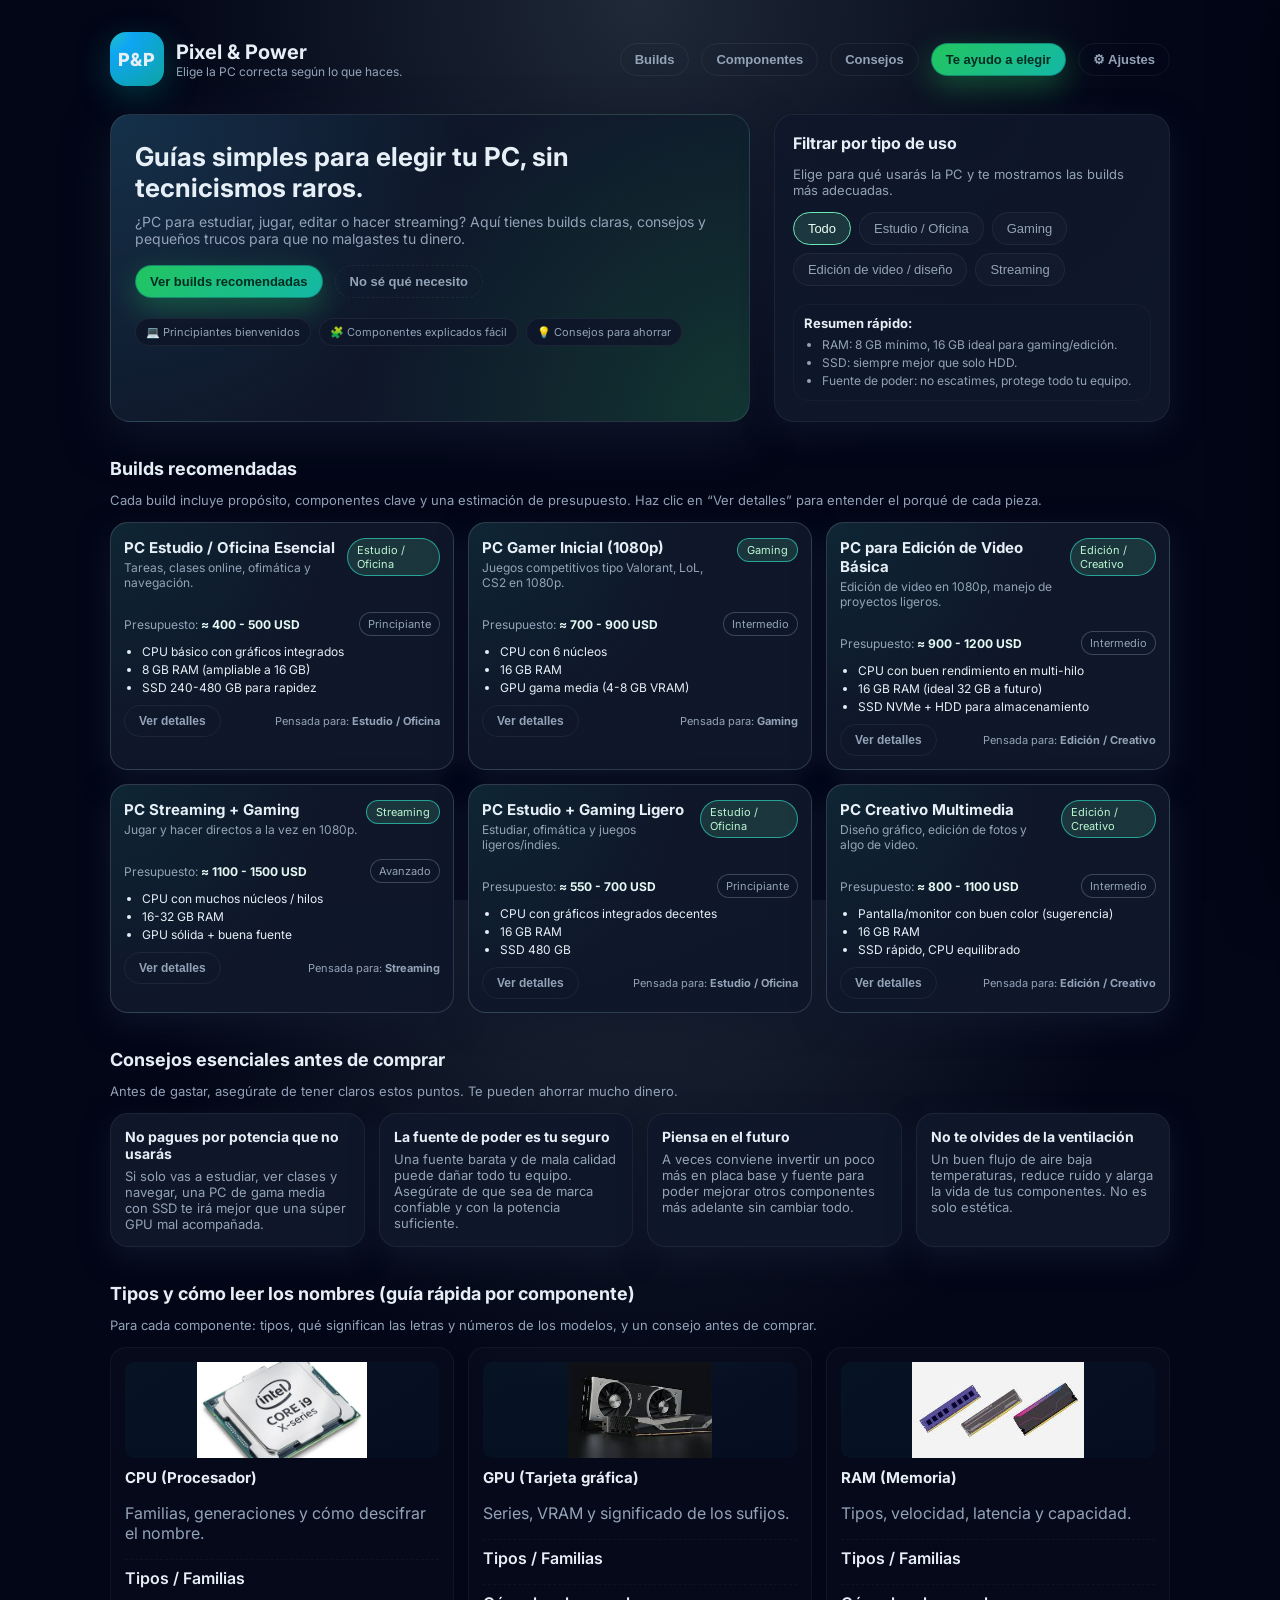
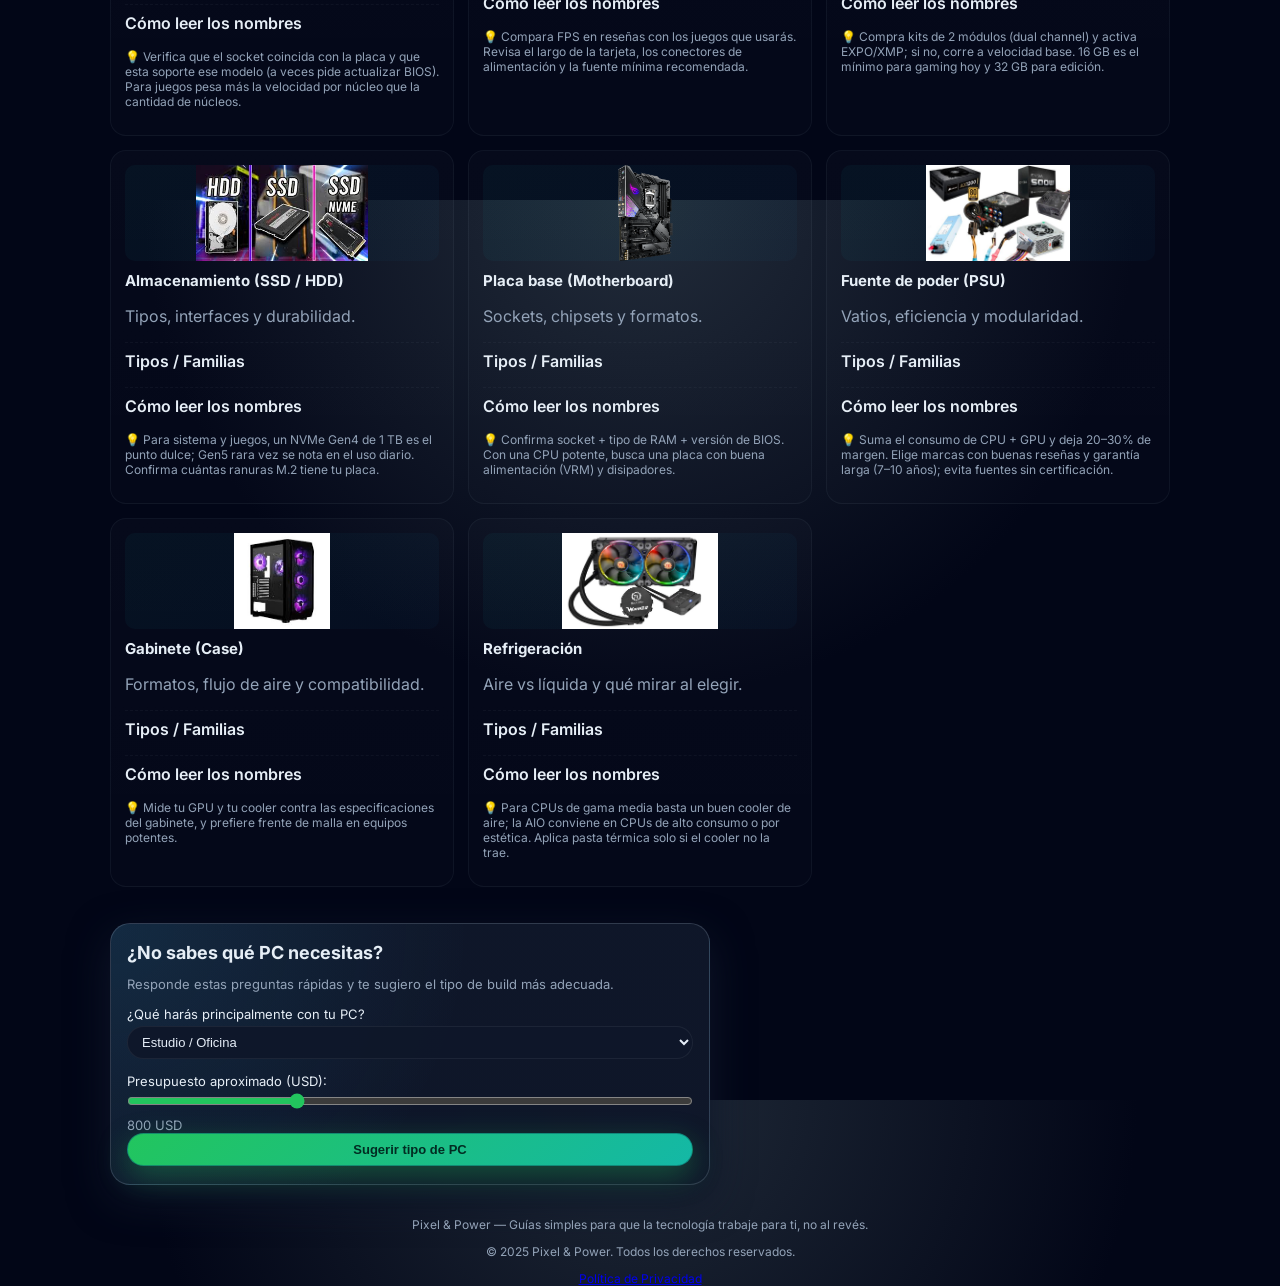
<file: index.html>
<!doctype html>
<html lang="es">
<head>
    <script async src="https://pagead2.googlesyndication.com/pagead/js/adsbygoogle.js?client=ca-pub-7576382885352126"
     crossorigin="anonymous"></script>
    <link rel="icon" type="image/png" href="img/LOGO.png">

  <meta charset="utf-8" />
  <meta name="viewport" content="width=device-width,initial-scale=1" />
  <title>Pixel & Power— Guías y Builds</title>
  <meta name="description" content="Guías claras y builds para elegir, armar y mantener PCs según tu presupuesto y lo que haces." />

  <!-- Fuente Google -->
  <link href="https://fonts.googleapis.com/css2?family=Inter:wght@300;400;600;700;800&display=swap" rel="stylesheet">

  <!-- CSS -->
  <link rel="stylesheet" href="css/PC.css">
  <link rel="stylesheet" href="css/extra.css">

  <script async src="https://pagead2.googlesyndication.com/pagead/js/adsbygoogle.js?client=ca-pub-7576382885352126"
     crossorigin="anonymous"></script>
</head>
<body>
  <div class="container">
    <!-- HEADER -->
    <header>
      <div class="brand">
        <div class="logo">P&amp;P</div>
        <div>
          <h1 data-i18n="brand.title">Pixel & Power</h1>
          <p data-i18n="brand.subtitle">Elige la PC correcta según lo que haces.</p>
        </div>
      </div>

      <nav>
        <button class="ghost" data-goto="builds" data-i18n="nav.builds">Builds</button>
        <button class="ghost" data-goto="componentes-detallados" data-i18n="nav.components">Componentes</button>
        <button class="ghost" data-goto="tips" data-i18n="nav.tips">Consejos</button>
        <button class="btn" data-goto="wizard" data-i18n="nav.wizard">Te ayudo a elegir</button>
        <button class="ghost" id="set-open" data-i18n="nav.settings">⚙ Ajustes</button>
      </nav>
    </header>

    <!-- MAIN -->
    <main>
      <!-- HERO -->
      <section class="hero">
        <h2 data-i18n="hero.title">Guías simples para elegir tu PC, sin tecnicismos raros.</h2>
        <p data-i18n="hero.text">
          ¿PC para estudiar, jugar, editar o hacer streaming? Aquí tienes builds claras,
          consejos y pequeños trucos para que no malgastes tu dinero.
        </p>

        <div class="cta-row">
          <button class="btn" data-scroll="builds" data-i18n="hero.cta.builds">Ver builds recomendadas</button>
          <button class="ghost secondary" data-scroll="wizard" data-i18n="hero.cta.wizard">No sé qué necesito</button>
        </div>

        <div class="hero-badges">
          <span data-i18n="hero.badge1">💻 Principiantes bienvenidos</span>
          <span data-i18n="hero.badge2">🧩 Componentes explicados fácil</span>
          <span data-i18n="hero.badge3">💡 Consejos para ahorrar</span>
        </div>
      </section>

      <!-- PANEL LATERAL -->
      <aside class="side-panel">
        <h3 data-i18n="side.title">Filtrar por tipo de uso</h3>
        <p class="muted" data-i18n="side.text">Elige para qué usarás la PC y te mostramos las builds más adecuadas.</p>

        <div class="filter-group">
          <button class="chip active" data-type="all" data-i18n="filter.all">Todo</button>
          <button class="chip" data-type="estudio" data-i18n="filter.study">Estudio / Oficina</button>
          <button class="chip" data-type="gaming" data-i18n="filter.gaming">Gaming</button>
          <button class="chip" data-type="edicion" data-i18n="filter.edit">Edición de video / diseño</button>
          <button class="chip" data-type="streaming" data-i18n="filter.stream">Streaming</button>
        </div>

        <div class="summary-box">
          <h4 data-i18n="side.summary.title">Resumen rápido:</h4>
          <ul>
            <li data-i18n="side.summary.item1"><strong>RAM:</strong> 8 GB mínimo, 16 GB ideal para gaming/edición.</li>
            <li data-i18n="side.summary.item2"><strong>SSD:</strong> siempre mejor que solo HDD.</li>
            <li data-i18n="side.summary.item3"><strong>Fuente de poder:</strong> no escatimes, protege todo tu equipo.</li>
          </ul>
        </div>
      </aside>
    </main>

    <!-- BUILDS -->
    <section id="builds" class="section">
      <div class="section-header">
        <h3 data-i18n="builds.title">Builds recomendadas</h3>
        <p class="muted" data-i18n="builds.text">
          Cada build incluye propósito, componentes clave y una estimación de presupuesto.
          Haz clic en “Ver detalles” para entender el porqué de cada pieza.
        </p>
      </div>

      <div id="builds-list" class="cards">
        <!-- Se llena desde main.js -->
      </div>
    </section>

    <!-- CONSEJOS -->
    <section id="tips" class="section">
      <div class="section-header">
        <h3 data-i18n="tips.title">Consejos esenciales antes de comprar</h3>
        <p class="muted" data-i18n="tips.text">
          Antes de gastar, asegúrate de tener claros estos puntos. Te pueden ahorrar mucho dinero.
        </p>
      </div>

      <div class="tips-grid">
        <article class="tip-card">
          <h4 data-i18n="tips.card1.title">No pagues por potencia que no usarás</h4>
          <p data-i18n="tips.card1.text">
            Si solo vas a estudiar, ver clases y navegar, una PC de gama media con SSD te irá
            mejor que una súper GPU mal acompañada.
          </p>
        </article>
        <article class="tip-card">
          <h4 data-i18n="tips.card2.title">La fuente de poder es tu seguro</h4>
          <p data-i18n="tips.card2.text">
            Una fuente barata y de mala calidad puede dañar todo tu equipo. Asegúrate de que sea
            de marca confiable y con la potencia suficiente.
          </p>
        </article>
        <article class="tip-card">
          <h4 data-i18n="tips.card3.title">Piensa en el futuro</h4>
          <p data-i18n="tips.card3.text">
            A veces conviene invertir un poco más en placa base y fuente para poder mejorar otros
            componentes más adelante sin cambiar todo.
          </p>
        </article>
        <article class="tip-card">
          <h4 data-i18n="tips.card4.title">No te olvides de la ventilación</h4>
          <p data-i18n="tips.card4.text">
            Un buen flujo de aire baja temperaturas, reduce ruido y alarga la vida de tus
            componentes. No es solo estética.
          </p>
        </article>
      </div>
    </section>

    
  <!-- COMPONENTES (se genera desde js/extras.js) -->
<section id="componentes-detallados" class="section">
  <div class="section-header">
    <h3 data-i18n="compdet.title">Tipos y cómo leer los nombres</h3>
    <p class="muted" data-i18n="compdet.text"></p>
  </div>
  <div id="componentes-list" class="componentes-det"></div>
</section>

    <!-- WIZARD -->
    <section id="wizard" class="section wizard">
      <div class="wizard-card">
        <h3 data-i18n="wizard.title">¿No sabes qué PC necesitas?</h3>
        <p class="muted" data-i18n="wizard.text">
          Responde estas preguntas rápidas y te sugiero el tipo de build más adecuada.
        </p>

        <div class="wizard-step">
          <label for="usage" data-i18n="wizard.usage.label">¿Qué harás principalmente con tu PC?</label>
          <select id="usage">
            <option value="estudio" data-i18n="wizard.usage.study">Estudio / Oficina</option>
            <option value="gaming" data-i18n="wizard.usage.gaming">Gaming</option>
            <option value="edicion" data-i18n="wizard.usage.edit">Edición de video / diseño</option>
            <option value="streaming" data-i18n="wizard.usage.stream">Streaming + Gaming</option>
          </select>
        </div>

        <div class="wizard-step">
          <label for="budget" data-i18n="wizard.budget.label">Presupuesto aproximado (USD):</label>
          <input type="range" id="budget" min="300" max="2000" step="100" value="800">
          <div class="range-value"><span id="budget-value">800</span> USD</div>
        </div>

        <button id="wizard-btn" class="btn full" data-i18n="wizard.button">Sugerir tipo de PC</button>

        <div id="wizard-result" class="wizard-result hidden">
          <!-- Se llena con JS -->
        </div>
      </div>
    </section>

    <!-- FOOTER -->
        <!-- FOOTER -->
    <footer>
  <p class="muted" data-i18n="footer.text">
    Pixel &amp; Power — Guías simples para que la tecnología trabaje para ti, no al revés.
  </p>
  <p class="muted copyright" data-i18n="footer.copy">
    © 2025 Pixel &amp; Power. Todos los derechos reservados.
  </p>
  <p class="muted">
    <a href="politica.html">Política de Privacidad</a>
  </p>
</footer>


  </div>

  <!-- JS -->
  <script src="js/PC.js"></script>
  <script src="js/extras.js"></script>
</body>
</html>
</file>
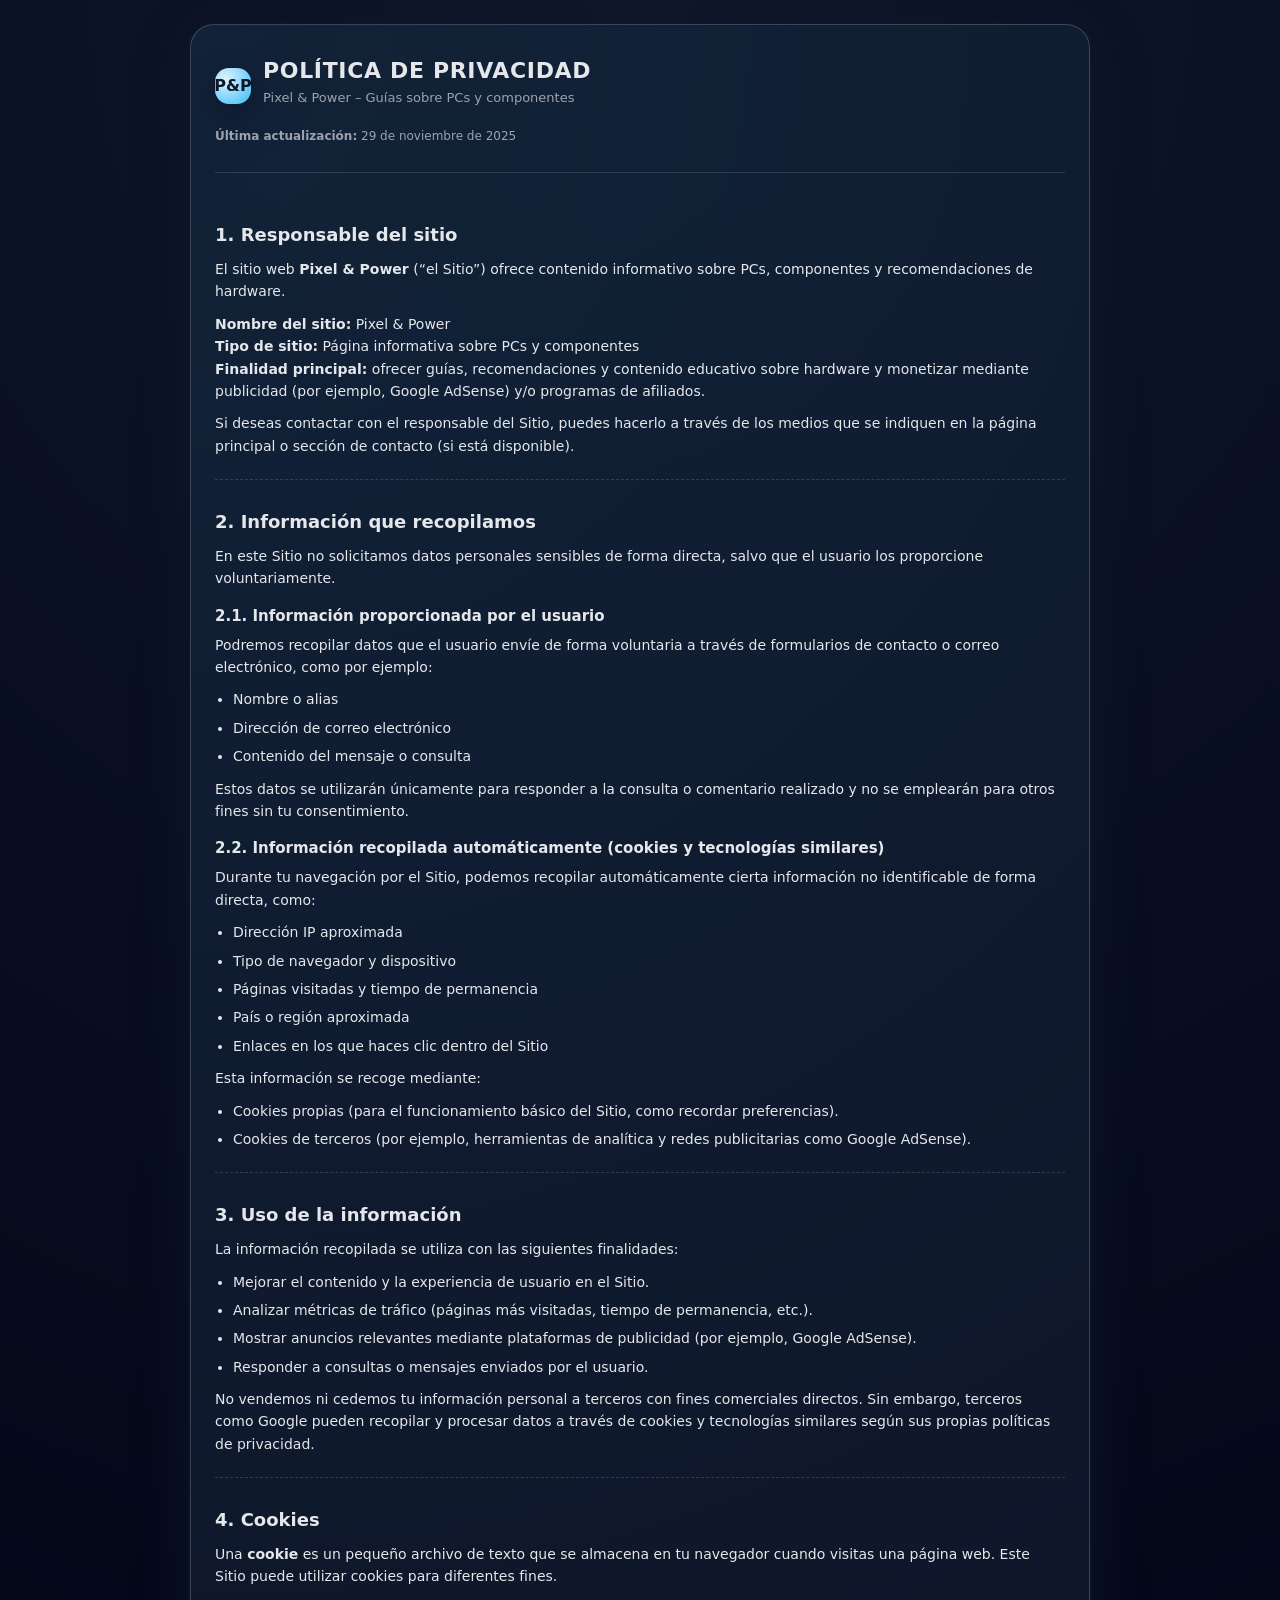
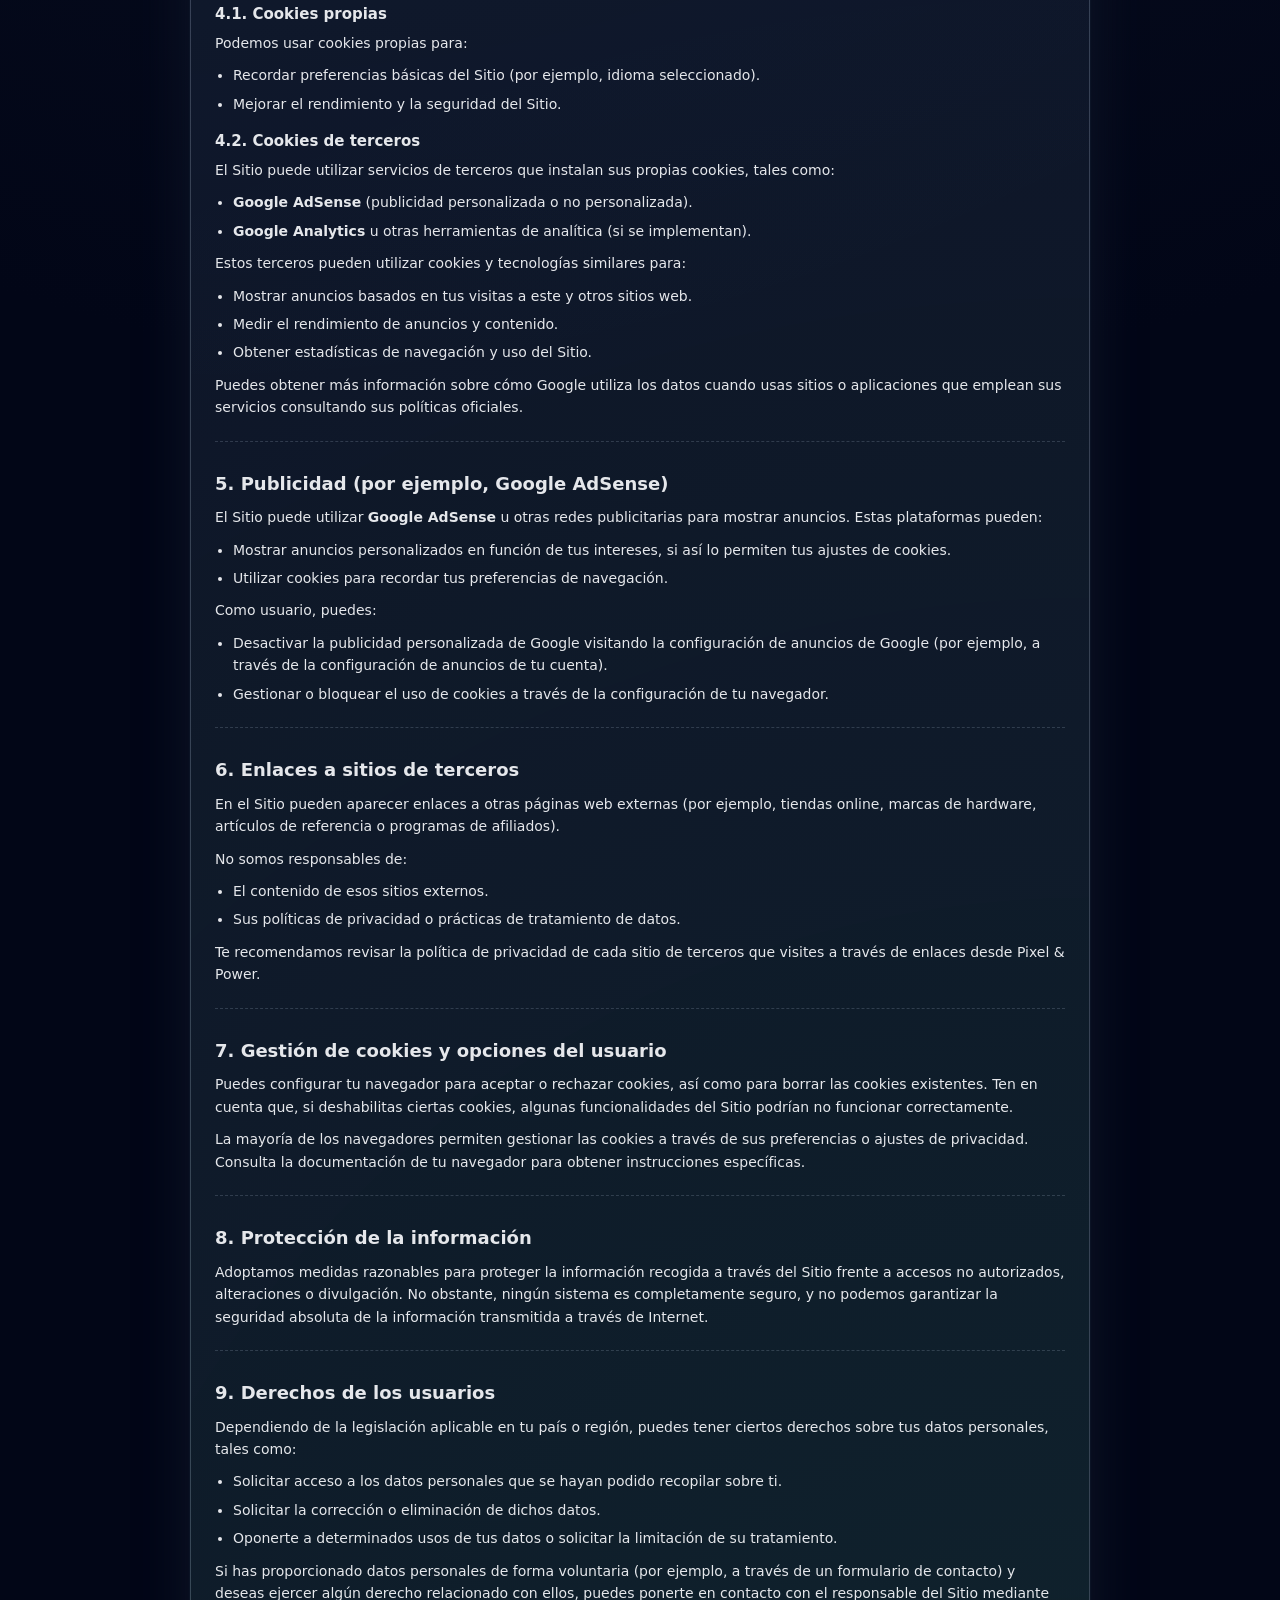
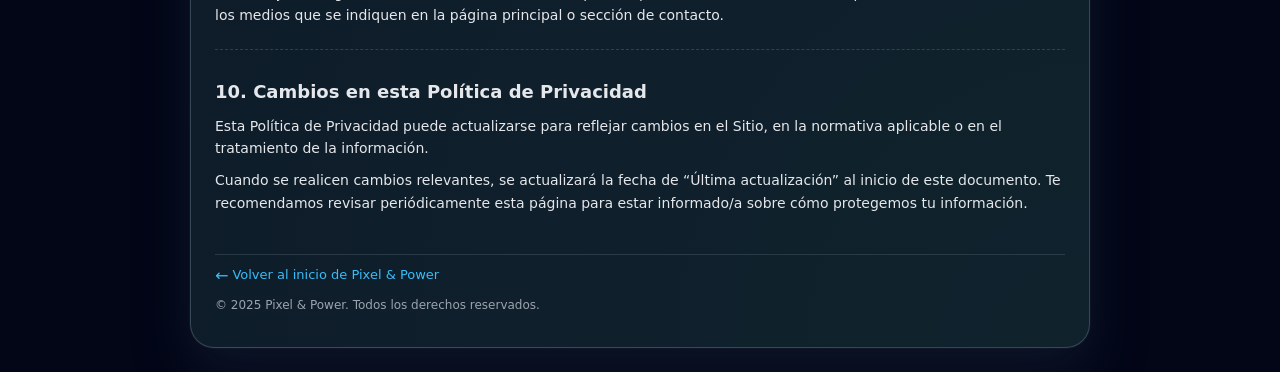
<file: politica.html>
<!DOCTYPE html>
<html lang="es">
<head>
    <script async src="https://pagead2.googlesyndication.com/pagead/js/adsbygoogle.js?client=ca-pub-7576382885352126"
     crossorigin="anonymous"></script>  
     <link rel="icon" type="image/png" href="img/LOGO.png">

  <meta charset="UTF-8" />
  <title>Política de Privacidad | Pixel &amp; Power</title>
  <meta name="viewport" content="width=device-width, initial-scale=1.0" />
  <meta name="description" content="Política de privacidad de Pixel & Power, sitio de guías sobre PCs y componentes." />

  <style>
    :root {
      --bg: #020617;
      --bg-soft: #020617;
      --card: #020617;
      --text: #e5e7eb;
      --muted: #9ca3af;
      --accent: #38bdf8;
      --accent-soft: rgba(56, 189, 248, 0.1);
      --border: rgba(148, 163, 184, 0.3);
    }

    * {
      box-sizing: border-box;
      margin: 0;
      padding: 0;
    }

    body {
      font-family: system-ui, -apple-system, BlinkMacSystemFont, "Segoe UI",
        sans-serif;
      background: radial-gradient(circle at top, #0f172a, #020617 55%);
      color: var(--text);
      line-height: 1.6;
      padding: 24px;
    }

    .page {
      max-width: 900px;
      margin: 0 auto;
      background: radial-gradient(circle at top left, rgba(56, 189, 248, 0.08), transparent 55%),
                  radial-gradient(circle at bottom right, rgba(34, 197, 94, 0.08), transparent 55%),
                  rgba(15, 23, 42, 0.95);
      border-radius: 24px;
      padding: 28px 24px 32px;
      border: 1px solid var(--border);
      box-shadow:
        0 22px 50px rgba(15, 23, 42, 0.9),
        0 0 0 1px rgba(15, 23, 42, 0.7);
    }

    header {
      border-bottom: 1px solid rgba(148, 163, 184, 0.2);
      padding-bottom: 16px;
      margin-bottom: 20px;
    }

    .brand {
      display: flex;
      align-items: center;
      gap: 12px;
      margin-bottom: 8px;
    }

    .logo {
      width: 36px;
      height: 36px;
      border-radius: 14px;
      background: radial-gradient(circle at 30% 30%, #e0f2fe, #38bdf8);
      display: flex;
      align-items: center;
      justify-content: center;
      font-weight: 800;
      color: #0f172a;
      font-size: 16px;
      box-shadow:
        0 0 0 1px rgba(15, 23, 42, 0.7),
        0 10px 25px rgba(15, 23, 42, 0.8);
    }

    h1 {
      font-size: 22px;
      letter-spacing: 0.03em;
      text-transform: uppercase;
    }

    .tagline {
      font-size: 13px;
      color: var(--muted);
    }

    .meta {
      font-size: 12px;
      color: var(--muted);
      margin-top: 4px;
    }

    h2 {
      font-size: 18px;
      margin: 18px 0 8px;
    }

    h3 {
      font-size: 15px;
      margin: 14px 0 6px;
    }

    p {
      margin-bottom: 10px;
      font-size: 14px;
    }

    ul {
      margin-left: 18px;
      margin-bottom: 10px;
    }

    li {
      margin-bottom: 6px;
      font-size: 14px;
    }

    .section {
      padding: 10px 0 12px;
      border-bottom: 1px dashed rgba(148, 163, 184, 0.25);
    }

    .section:last-of-type {
      border-bottom: none;
    }

    a {
      color: var(--accent);
      text-decoration: none;
    }

    a:hover {
      text-decoration: underline;
    }

    .notice {
      background: var(--accent-soft);
      border-radius: 12px;
      padding: 10px 12px;
      font-size: 12px;
      color: #e0f2fe;
      border: 1px solid rgba(56, 189, 248, 0.3);
      margin: 4px 0 10px;
    }

    footer {
      margin-top: 18px;
      padding-top: 10px;
      border-top: 1px solid rgba(148, 163, 184, 0.2);
      font-size: 12px;
      color: var(--muted);
      display: flex;
      flex-direction: column;
      gap: 4px;
    }

    .back-link {
      font-size: 13px;
      margin-bottom: 6px;
      display: inline-flex;
      align-items: center;
      gap: 4px;
    }

    .back-link span {
      font-size: 16px;
      line-height: 1;
    }

    @media (max-width: 640px) {
      .page {
        padding: 20px 16px 24px;
      }

      h1 {
        font-size: 18px;
      }

      h2 {
        font-size: 16px;
      }

      p,
      li {
        font-size: 13px;
      }
    }
  </style>
</head>
<body>
  <div class="page">
    <header>
      <div class="brand">
        <div class="logo">P&amp;P</div>
        <div>
          <h1>Política de Privacidad</h1>
          <p class="tagline">Pixel &amp; Power – Guías sobre PCs y componentes</p>
        </div>
      </div>
      <p class="meta"><strong>Última actualización:</strong> 29 de noviembre de 2025</p>
      <!--<p class="notice">
        Esta política es un modelo informativo básico. No constituye asesoría legal. 
        Si tu proyecto crece o manejas datos sensibles/usuarios de la UE, consulta con un profesional legal.
      </p>-->
    </header>

    <section class="section">
      <h2>1. Responsable del sitio</h2>
      <p>
        El sitio web <strong>Pixel &amp; Power</strong> (“el Sitio”) ofrece contenido informativo sobre PCs, 
        componentes y recomendaciones de hardware.
      </p>
      <p>
        <strong>Nombre del sitio:</strong> Pixel &amp; Power<br />
        <strong>Tipo de sitio:</strong> Página informativa sobre PCs y componentes<br />
        <strong>Finalidad principal:</strong> ofrecer guías, recomendaciones y contenido educativo sobre hardware 
        y monetizar mediante publicidad (por ejemplo, Google AdSense) y/o programas de afiliados.
      </p>
      <p>
        Si deseas contactar con el responsable del Sitio, puedes hacerlo a través de los medios que se indiquen en 
        la página principal o sección de contacto (si está disponible).
      </p>
    </section>

    <section class="section">
      <h2>2. Información que recopilamos</h2>
      <p>En este Sitio no solicitamos datos personales sensibles de forma directa, salvo que el usuario los proporcione voluntariamente.</p>

      <h3>2.1. Información proporcionada por el usuario</h3>
      <p>
        Podremos recopilar datos que el usuario envíe de forma voluntaria a través de formularios de contacto o correo electrónico, 
        como por ejemplo:
      </p>
      <ul>
        <li>Nombre o alias</li>
        <li>Dirección de correo electrónico</li>
        <li>Contenido del mensaje o consulta</li>
      </ul>
      <p>
        Estos datos se utilizarán únicamente para responder a la consulta o comentario realizado y no se emplearán para otros fines 
        sin tu consentimiento.
      </p>

      <h3>2.2. Información recopilada automáticamente (cookies y tecnologías similares)</h3>
      <p>
        Durante tu navegación por el Sitio, podemos recopilar automáticamente cierta información no identificable de forma directa, como:
      </p>
      <ul>
        <li>Dirección IP aproximada</li>
        <li>Tipo de navegador y dispositivo</li>
        <li>Páginas visitadas y tiempo de permanencia</li>
        <li>País o región aproximada</li>
        <li>Enlaces en los que haces clic dentro del Sitio</li>
      </ul>
      <p>Esta información se recoge mediante:</p>
      <ul>
        <li>Cookies propias (para el funcionamiento básico del Sitio, como recordar preferencias).</li>
        <li>Cookies de terceros (por ejemplo, herramientas de analítica y redes publicitarias como Google AdSense).</li>
      </ul>
    </section>

    <section class="section">
      <h2>3. Uso de la información</h2>
      <p>
        La información recopilada se utiliza con las siguientes finalidades:
      </p>
      <ul>
        <li>Mejorar el contenido y la experiencia de usuario en el Sitio.</li>
        <li>Analizar métricas de tráfico (páginas más visitadas, tiempo de permanencia, etc.).</li>
        <li>Mostrar anuncios relevantes mediante plataformas de publicidad (por ejemplo, Google AdSense).</li>
        <li>Responder a consultas o mensajes enviados por el usuario.</li>
      </ul>
      <p>
        No vendemos ni cedemos tu información personal a terceros con fines comerciales directos. 
        Sin embargo, terceros como Google pueden recopilar y procesar datos a través de cookies y tecnologías similares 
        según sus propias políticas de privacidad.
      </p>
    </section>

    <section class="section">
      <h2>4. Cookies</h2>
      <p>
        Una <strong>cookie</strong> es un pequeño archivo de texto que se almacena en tu navegador cuando visitas una página web. 
        Este Sitio puede utilizar cookies para diferentes fines.
      </p>

      <h3>4.1. Cookies propias</h3>
      <p>Podemos usar cookies propias para:</p>
      <ul>
        <li>Recordar preferencias básicas del Sitio (por ejemplo, idioma seleccionado).</li>
        <li>Mejorar el rendimiento y la seguridad del Sitio.</li>
      </ul>

      <h3>4.2. Cookies de terceros</h3>
      <p>
        El Sitio puede utilizar servicios de terceros que instalan sus propias cookies, tales como:
      </p>
      <ul>
        <li><strong>Google AdSense</strong> (publicidad personalizada o no personalizada).</li>
        <li><strong>Google Analytics</strong> u otras herramientas de analítica (si se implementan).</li>
      </ul>
      <p>
        Estos terceros pueden utilizar cookies y tecnologías similares para:
      </p>
      <ul>
        <li>Mostrar anuncios basados en tus visitas a este y otros sitios web.</li>
        <li>Medir el rendimiento de anuncios y contenido.</li>
        <li>Obtener estadísticas de navegación y uso del Sitio.</li>
      </ul>
      <p>
        Puedes obtener más información sobre cómo Google utiliza los datos cuando usas sitios o aplicaciones que emplean sus servicios 
        consultando sus políticas oficiales.
      </p>
    </section>

    <section class="section">
      <h2>5. Publicidad (por ejemplo, Google AdSense)</h2>
      <p>
        El Sitio puede utilizar <strong>Google AdSense</strong> u otras redes publicitarias para mostrar anuncios. 
        Estas plataformas pueden:
      </p>
      <ul>
        <li>Mostrar anuncios personalizados en función de tus intereses, si así lo permiten tus ajustes de cookies.</li>
        <li>Utilizar cookies para recordar tus preferencias de navegación.</li>
      </ul>
      <p>Como usuario, puedes:</p>
      <ul>
        <li>
          Desactivar la publicidad personalizada de Google visitando la configuración de anuncios de Google 
          (por ejemplo, a través de la configuración de anuncios de tu cuenta).
        </li>
        <li>Gestionar o bloquear el uso de cookies a través de la configuración de tu navegador.</li>
      </ul>
    </section>

    <section class="section">
      <h2>6. Enlaces a sitios de terceros</h2>
      <p>
        En el Sitio pueden aparecer enlaces a otras páginas web externas (por ejemplo, tiendas online, marcas de hardware, 
        artículos de referencia o programas de afiliados).
      </p>
      <p>
        No somos responsables de:
      </p>
      <ul>
        <li>El contenido de esos sitios externos.</li>
        <li>Sus políticas de privacidad o prácticas de tratamiento de datos.</li>
      </ul>
      <p>
        Te recomendamos revisar la política de privacidad de cada sitio de terceros que visites a través de enlaces desde Pixel &amp; Power.
      </p>
    </section>

    <section class="section">
      <h2>7. Gestión de cookies y opciones del usuario</h2>
      <p>
        Puedes configurar tu navegador para aceptar o rechazar cookies, así como para borrar las cookies existentes. 
        Ten en cuenta que, si deshabilitas ciertas cookies, algunas funcionalidades del Sitio podrían no funcionar correctamente.
      </p>
      <p>
        La mayoría de los navegadores permiten gestionar las cookies a través de sus preferencias o ajustes de privacidad. 
        Consulta la documentación de tu navegador para obtener instrucciones específicas.
      </p>
    </section>

    <section class="section">
      <h2>8. Protección de la información</h2>
      <p>
        Adoptamos medidas razonables para proteger la información recogida a través del Sitio frente a accesos no autorizados, 
        alteraciones o divulgación. No obstante, ningún sistema es completamente seguro, y no podemos garantizar la seguridad absoluta 
        de la información transmitida a través de Internet.
      </p>
    </section>

    <section class="section">
      <h2>9. Derechos de los usuarios</h2>
      <p>
        Dependiendo de la legislación aplicable en tu país o región, puedes tener ciertos derechos sobre tus datos personales, 
        tales como:
      </p>
      <ul>
        <li>Solicitar acceso a los datos personales que se hayan podido recopilar sobre ti.</li>
        <li>Solicitar la corrección o eliminación de dichos datos.</li>
        <li>Oponerte a determinados usos de tus datos o solicitar la limitación de su tratamiento.</li>
      </ul>
      <p>
        Si has proporcionado datos personales de forma voluntaria (por ejemplo, a través de un formulario de contacto) 
        y deseas ejercer algún derecho relacionado con ellos, puedes ponerte en contacto con el responsable del Sitio 
        mediante los medios que se indiquen en la página principal o sección de contacto.
      </p>
    </section>

    <section class="section">
      <h2>10. Cambios en esta Política de Privacidad</h2>
      <p>
        Esta Política de Privacidad puede actualizarse para reflejar cambios en el Sitio, en la normativa aplicable o en el 
        tratamiento de la información.
      </p>
      <p>
        Cuando se realicen cambios relevantes, se actualizará la fecha de “Última actualización” al inicio de este documento. 
        Te recomendamos revisar periódicamente esta página para estar informado/a sobre cómo protegemos tu información.
      </p>
    </section>

    <footer>
      <a href="index.html" class="back-link">
        <span>←</span> Volver al inicio de Pixel &amp; Power
      </a>
      <span>© 2025 Pixel &amp; Power. Todos los derechos reservados.</span>
    </footer>
  </div>
</body>
</html>
</file>
<file: css/PC.css>
:root {
  --bg: #0f1724;
  --card: #0b1220;
  --muted: #93a3b8;
  --accent: #6ee7b7;
  --accent-soft: rgba(110, 231, 183, 0.15);
  --glass: rgba(255, 255, 255, 0.06);
  --glass-2: rgba(255, 255, 255, 0.03);
  --glass-3: rgba(255, 255, 255, 0.02);
  --glass-border: rgba(255, 255, 255, 0.06);
  --radius: 14px;
  --maxw: 1100px;
}

* {
  box-sizing: border-box;
}

html,
body {
  height: 100%;
}

body {
  font-family: Inter, system-ui, -apple-system, "Segoe UI", Roboto, "Helvetica Neue", Arial;
  margin: 0;
  background: radial-gradient(circle at top, #1f2937 0, #020617 45%, #020617 100%);
  color: #e6eef6;
  -webkit-font-smoothing: antialiased;
  -moz-osx-font-smoothing: grayscale;
}

.container {
  max-width: var(--maxw);
  margin: 32px auto 40px;
  padding: 0 20px;
}

/* HEADER */

header {
  display: flex;
  align-items: center;
  justify-content: space-between;
  gap: 18px;
  margin-bottom: 28px;
}

.brand {
  display: flex;
  align-items: center;
  gap: 12px;
}

.logo {
  width: 54px;
  height: 54px;
  border-radius: 16px;
  background: radial-gradient(circle at 0 0, #22c1c3 0, #0ea5f4 30%, #0ea5a4 100%);
  display: flex;
  align-items: center;
  justify-content: center;
  box-shadow: 0 10px 35px rgba(14, 165, 164, 0.3);
  font-weight: 800;
  letter-spacing: 1px;
  font-size: 18px;
}

.brand h1 {
  font-size: 20px;
  margin: 0;
}

.brand p {
  margin: 0;
  font-size: 12px;
  color: var(--muted);
}

nav {
  display: flex;
  gap: 10px;
  flex-wrap: wrap;
}

/* BOTONES */

.btn,
.ghost,
.chip {
  border-radius: 999px;
  border: 1px solid transparent;
  padding: 8px 14px;
  font-size: 13px;
  cursor: pointer;
  transition: all 0.18s ease-out;
  font-weight: 600;
  display: inline-flex;
  align-items: center;
  gap: 6px;
}

.btn {
  background: linear-gradient(135deg, #22c55e, #14b8a6);
  border-color: rgba(15, 118, 110, 0.7);
  color: #022c22;
  box-shadow: 0 10px 30px rgba(34, 197, 94, 0.35);
}

.btn:hover {
  transform: translateY(-1px);
  box-shadow: 0 14px 30px rgba(34, 197, 94, 0.45);
}

.btn.full {
  width: 100%;
  justify-content: center;
}

.ghost {
  background: transparent;
  border-color: var(--glass-border);
  color: var(--muted);
}

.ghost:hover {
  background: var(--glass-2);
  color: #e5edf7;
}

.ghost.secondary {
  border-style: dashed;
}

.chip {
  background: var(--glass-3);
  border-color: var(--glass-border);
  color: var(--muted);
  font-weight: 500;
}

.chip:hover {
  background: var(--glass-2);
  color: #f9fafb;
}

.chip.active {
  background: var(--accent-soft);
  border-color: var(--accent);
  color: #ecfdf5;
}

/* MAIN LAYOUT */

main {
  display: grid;
  grid-template-columns: minmax(0, 2.1fr) minmax(270px, 1.3fr);
  gap: 24px;
}

/* HERO */

.hero {
  background: radial-gradient(circle at top left, rgba(56, 189, 248, 0.16), transparent 50%),
              radial-gradient(circle at bottom right, rgba(34, 197, 94, 0.18), transparent 55%),
              linear-gradient(180deg, rgba(15, 23, 42, 0.95), rgba(15, 23, 42, 0.98));
  padding: 26px 24px 22px;
  border-radius: 20px;
  box-shadow: 0 14px 45px rgba(15, 23, 42, 0.9);
  border: 1px solid rgba(148, 163, 184, 0.18);
}

.hero h2 {
  margin: 0;
  font-size: 26px;
}

.hero p {
  color: var(--muted);
  margin-top: 10px;
  font-size: 14px;
}

.cta-row {
  display: flex;
  gap: 12px;
  margin-top: 18px;
  flex-wrap: wrap;
}

.hero-badges {
  display: flex;
  flex-wrap: wrap;
  gap: 8px;
  margin-top: 20px;
}

.hero-badges span {
  border-radius: 999px;
  border: 1px solid var(--glass-border);
  background: rgba(15, 23, 42, 0.9);
  padding: 6px 10px;
  font-size: 11px;
  color: var(--muted);
}

/* SIDE PANEL */

.side-panel {
  background: radial-gradient(circle at top, rgba(15, 23, 42, 0.9), rgba(15, 23, 42, 0.98));
  border-radius: 20px;
  padding: 18px 18px 20px;
  border: 1px solid var(--glass-border);
  box-shadow: 0 10px 30px rgba(15, 23, 42, 0.8);
}

.side-panel h3 {
  margin: 0 0 4px;
  font-size: 16px;
}

.side-panel .muted {
  font-size: 13px;
}

.filter-group {
  display: flex;
  flex-wrap: wrap;
  gap: 8px;
  margin: 14px 0 18px;
}

.summary-box {
  padding: 10px 10px 12px;
  border-radius: 16px;
  background: rgba(15, 23, 42, 0.85);
  border: 1px solid var(--glass-2);
}

.summary-box h4 {
  margin: 0 0 6px;
  font-size: 13px;
}

.summary-box ul {
  margin: 0;
  padding-left: 18px;
}

.summary-box li {
  font-size: 12px;
  color: var(--muted);
  margin-top: 3px;
}

/* SECCIONES GENERALES */

.section {
  margin-top: 36px;
}

.section-header {
  margin-bottom: 14px;
}

.section-header h3 {
  margin: 0 0 4px;
  font-size: 18px;
}

.section-header .muted {
  font-size: 13px;
}

/* CARDS BUILDS */

.cards {
  display: grid;
  grid-template-columns: repeat(auto-fit, minmax(260px, 1fr));
  gap: 14px;
}

.card {
  background: radial-gradient(circle at top left, rgba(15, 118, 110, 0.16), transparent 52%),
              linear-gradient(160deg, rgba(15, 23, 42, 0.96), rgba(15, 23, 42, 0.98));
  border-radius: 18px;
  border: 1px solid rgba(148, 163, 184, 0.25);
  padding: 15px 13px 13px;
  box-shadow: 0 10px 30px rgba(15, 23, 42, 0.9);
  position: relative;
  overflow: hidden;
  transition: transform 0.18s ease-out, box-shadow 0.18s ease-out, border-color 0.18s;
}

.card:hover {
  transform: translateY(-3px);
  box-shadow: 0 18px 40px rgba(15, 23, 42, 1);
  border-color: rgba(94, 234, 212, 0.45);
}

.card-header {
  display: flex;
  justify-content: space-between;
  gap: 8px;
  align-items: flex-start;
}

.card-title {
  font-size: 15px;
  margin: 0 0 3px;
}

.card-tag {
  font-size: 11px;
  border-radius: 999px;
  padding: 4px 8px;
  background: rgba(15, 23, 42, 0.9);
  border: 1px solid rgba(148, 163, 184, 0.35);
  color: var(--muted);
}

.badge-type {
  font-size: 11px;
  border-radius: 999px;
  padding: 4px 9px;
  background: var(--accent-soft);
  color: #bbf7d0;
  border: 1px solid rgba(45, 212, 191, 0.7);
}

.card-usage {
  font-size: 12px;
  color: var(--muted);
  margin-top: 2px;
}

.card-meta {
  display: flex;
  justify-content: space-between;
  align-items: center;
  margin-top: 10px;
  font-size: 12px;
}

.card-meta span {
  color: var(--muted);
}

.card-meta strong {
  color: #e5f9f4;
}

.card-specs {
  margin-top: 8px;
  font-size: 12px;
}

.card-specs ul {
  margin: 0;
  padding-left: 18px;
}

.card-specs li {
  margin-top: 3px;
}

.card-actions {
  display: flex;
  justify-content: space-between;
  align-items: center;
  margin-top: 10px;
}

.card-actions button {
  font-size: 12px;
}

.card-actions .muted {
  font-size: 11px;
}

/* DETALLES DESPLEGABLES */

.card-details {
  margin-top: 8px;
  border-top: 1px dashed rgba(148, 163, 184, 0.35);
  padding-top: 8px;
  font-size: 12px;
  color: var(--muted);
  display: none;
}

.card-details.visible {
  display: block;
}

/* TIPS */

.tips-grid {
  display: grid;
  grid-template-columns: repeat(auto-fit, minmax(230px, 1fr));
  gap: 14px;
}

.tip-card {
  background: radial-gradient(circle at top, rgba(15, 23, 42, 0.98), rgba(15, 23, 42, 0.96));
  border-radius: 18px;
  padding: 14px;
  border: 1px solid var(--glass-border);
  font-size: 13px;
  box-shadow: 0 10px 28px rgba(15, 23, 42, 0.9);
}

.tip-card h4 {
  margin: 0 0 6px;
  font-size: 14px;
}

.tip-card p {
  margin: 0;
  color: var(--muted);
}

/* WIZARD */

.wizard-card {
  margin-top: 10px;
  background: radial-gradient(circle at top left, rgba(56, 189, 248, 0.12), transparent 55%),
              linear-gradient(165deg, rgba(15, 23, 42, 0.98), rgba(15, 23, 42, 0.96));
  border-radius: 20px;
  padding: 18px 16px 18px;
  border: 1px solid rgba(148, 163, 184, 0.25);
  box-shadow: 0 14px 40px rgba(15, 23, 42, 0.95);
  max-width: 600px;
}

.wizard-card h3 {
  margin: 0 0 4px;
  font-size: 18px;
}

.wizard-card .muted {
  font-size: 13px;
}

.wizard-step {
  margin-top: 14px;
}

.wizard-step label {
  display: block;
  font-size: 13px;
  margin-bottom: 4px;
}

select,
input[type="range"] {
  width: 100%;
  margin: 0;
}

select {
  background: rgba(15, 23, 42, 0.96);
  border-radius: 999px;
  border: 1px solid var(--glass-border);
  color: #e5edf7;
  padding: 7px 10px;
  font-size: 13px;
  outline: none;
}

select:focus {
  border-color: var(--accent);
}

input[type="range"] {
  accent-color: #22c55e;
}

.range-value {
  margin-top: 4px;
  font-size: 13px;
  color: var(--muted);
}

.wizard-result {
  margin-top: 14px;
  padding: 10px 11px;
  border-radius: 16px;
  background: rgba(15, 23, 42, 0.96);
  border: 1px solid rgba(34, 197, 94, 0.45);
  font-size: 13px;
}

.wizard-result h4 {
  margin: 0 0 4px;
}

.wizard-result p {
  margin: 0;
}

.hidden {
  display: none;
}

/* FOOTER */

footer {
  margin-top: 32px;
  text-align: center;
}

footer p {
  font-size: 12px;
}

/* UTILIDADES */

.muted {
  color: var(--muted);
}

/* RESPONSIVE */

@media (max-width: 840px) {
  main {
    grid-template-columns: 1fr;
  }

  .hero {
    order: 1;
  }

  .side-panel {
    order: 2;
  }

  header {
    flex-direction: column;
    align-items: flex-start;
  }

  nav {
    justify-content: flex-start;
  }
}

@media (max-width: 520px) {
  .hero {
    padding: 20px 16px 18px;
  }

  .cta-row {
    flex-direction: column;
  }

  .logo {
    width: 46px;
    height: 46px;
    font-size: 16px;
  }
}

/* Estilos para la sección detallada de componentes */
#componentes-detallados .componentes-det {
  display: grid;
  grid-template-columns: repeat(auto-fit, minmax(280px, 1fr));
  gap: 14px;
  margin-top: 12px;
}

.component-card {
  background: linear-gradient(180deg, rgba(255,255,255,0.02), rgba(255,255,255,0.01));
  border-radius: 16px;
  padding: 14px;
  border: 1px solid rgba(148,163,184,0.07);
}

.component-card h4 {
  margin: 8px 0 6px;
  font-size: 15px;
}

.component-card .componente-img {
  height: 96px;
  border-radius: 10px;
  overflow: hidden;
  display: flex;
  align-items: center;
  justify-content: center;
  background: linear-gradient(135deg, rgba(14,165,164,0.06), rgba(14,165,244,0.03));
  margin-bottom: 10px;
}

.component-card .componente-img img {
  max-width: 100%;
  max-height: 100%;
  object-fit: contain;
}

/* Detalles (<details>) */
.component-card details {
  margin-top: 10px;
  border-top: 1px dashed rgba(148,163,184,0.06);
  padding-top: 8px;
}

.component-card summary {
  cursor: pointer;
  font-weight: 600;
  outline: none;
  list-style: none;
  margin-bottom: 6px;
}

/* Ajustes para listas y mini texto */
.component-card ul {
  margin: 6px 0 0 18px;
  padding: 0;
  color: var(--muted);
  font-size: 13px;
}

.component-card .mini {
  font-size: 12px;
  color: var(--muted);
  margin-top: 6px;
}



/* === SELECTOR DE IDIOMA === */

nav {
  display: flex;
  align-items: center;
  gap: 12px;
  flex-wrap: wrap;
}

/* Contenedor del selector */
.lang-switcher {
  display: inline-flex;
  align-items: center;
  gap: 4px;
  padding: 3px;
  border-radius: 999px;
  background: rgba(15, 23, 42, 0.8); /* fondo oscuro semi-transparente */
  box-shadow: 0 0 0 1px rgba(148, 163, 184, 0.25);
}

/* Botones de idioma */
.lang-btn {
  border: none;
  background: transparent;
  padding: 4px 10px;
  border-radius: 999px;
  font-size: 11px;
  font-weight: 600;
  letter-spacing: 0.04em;
  text-transform: uppercase;
  cursor: pointer;
  color: rgba(226, 232, 240, 0.7);
  transition: background 0.2s ease, color 0.2s ease, transform 0.1s ease;
}

/* Hover general */
.lang-btn:hover {
  background: rgba(148, 163, 184, 0.25);
  color: #e5f3ff;
}

/* Estado activo (idioma seleccionado) */
.lang-btn.active {
  background: linear-gradient(135deg, #38bdf8, #22c55e);
  color: #0f172a;
  box-shadow: 0 0 0 1px rgba(15, 23, 42, 0.4);
  transform: translateY(-1px);
}

/* Opcional: efecto al hacer click */
.lang-btn:active {
  transform: translateY(0);
}

/* Responsive: que el nav no se rompa en pantallas pequeñas */
@media (max-width: 768px) {
  header {
    gap: 12px;
  }

  nav {
    justify-content: flex-start;
    gap: 8px;
  }

  .lang-switcher {
    margin-left: auto; /* lleva el selector a la derecha en móvil */
  }
}

.footer-links a {
  font-size: 12px;
  opacity: 0.85;
}

.footer-links a:hover {
  text-decoration: underline;
}
</file>
<file: css/extra.css>
/* ===== PANEL DE AJUSTES ===== */
.settings{position:fixed;top:0;right:0;height:100%;width:min(340px,92vw);padding:18px;background:#0b1220;border-left:1px solid var(--glass-border);transform:translateX(105%);transition:transform .25s;z-index:60;overflow:auto;box-shadow:-20px 0 50px rgba(0,0,0,.5)}
.settings.open{transform:none}
.set-ov{position:fixed;inset:0;background:rgba(2,6,23,.55);opacity:0;pointer-events:none;transition:opacity .25s;z-index:59}
.set-ov.open{opacity:1;pointer-events:auto}
.set-h{display:flex;justify-content:space-between;align-items:center}
.set-h h3{margin:0;font-size:18px}
.set-row{margin-top:16px}
.set-row>span{display:block;font-size:13px;margin-bottom:6px;color:var(--muted)}
.seg{display:flex;gap:4px;padding:3px;border-radius:999px;border:1px solid var(--glass-border)}
.seg button{flex:1;border:0;background:transparent;color:var(--muted);padding:6px 8px;border-radius:999px;font-size:12px;font-weight:600;cursor:pointer}
.seg button.active{background:linear-gradient(135deg,#38bdf8,#22c55e);color:#0f172a}
#set-reset{margin-top:22px;width:100%;justify-content:center}
.settings .mini{font-size:12px;margin-top:12px}
.component-card .mini{margin-top:10px}
.component-card li{margin-top:4px}

/* ===== TAMAÑO DE TEXTO / VISTA / CONTRASTE / MOVIMIENTO ===== */
html[data-fs=sm] body{zoom:.92}
html[data-fs=lg] body{zoom:1.12}
html[data-view=list] .cards,html[data-view=list] .componentes-det{grid-template-columns:1fr!important}
html[data-contrast=high]{--muted:#d5deea}
html[data-contrast=high] :is(.card,.component-card,.tip-card,.hero,.side-panel,.wizard-card){border-color:#e2e8f0}
html[data-motion=off] *{transition:none!important;animation:none!important}

/* ===== TEMA CLARO ===== */
html[data-theme=light]{--muted:#475569;--glass-border:rgba(15,23,42,.14);--glass-2:rgba(15,23,42,.06);--glass-3:rgba(15,23,42,.03);--accent-soft:rgba(16,185,129,.16)}
html[data-theme=light][data-contrast=high]{--muted:#1e293b}
html[data-theme=light] body{background:linear-gradient(180deg,#f8fafc,#e2e8f0);color:#0f172a}
html[data-theme=light] :is(.hero,.side-panel,.card,.tip-card,.wizard-card,.component-card,.summary-box,.wizard-result,.settings,.lang-switcher,.hero-badges span,.card-tag,select){background:#fff;color:#0f172a;border-color:rgba(15,23,42,.14);box-shadow:0 6px 20px rgba(15,23,42,.08)}
html[data-theme=light] .card-meta strong,html[data-theme=light] .badge-type{color:#047857}
html[data-theme=light] .chip:hover,html[data-theme=light] .ghost:hover{color:#0f172a}
html[data-theme=light] .chip.active{color:#064e3b}
html[data-theme=light] .lang-btn{color:#334155}
html[data-theme=light] .set-ov{background:rgba(15,23,42,.3)}
</file>
